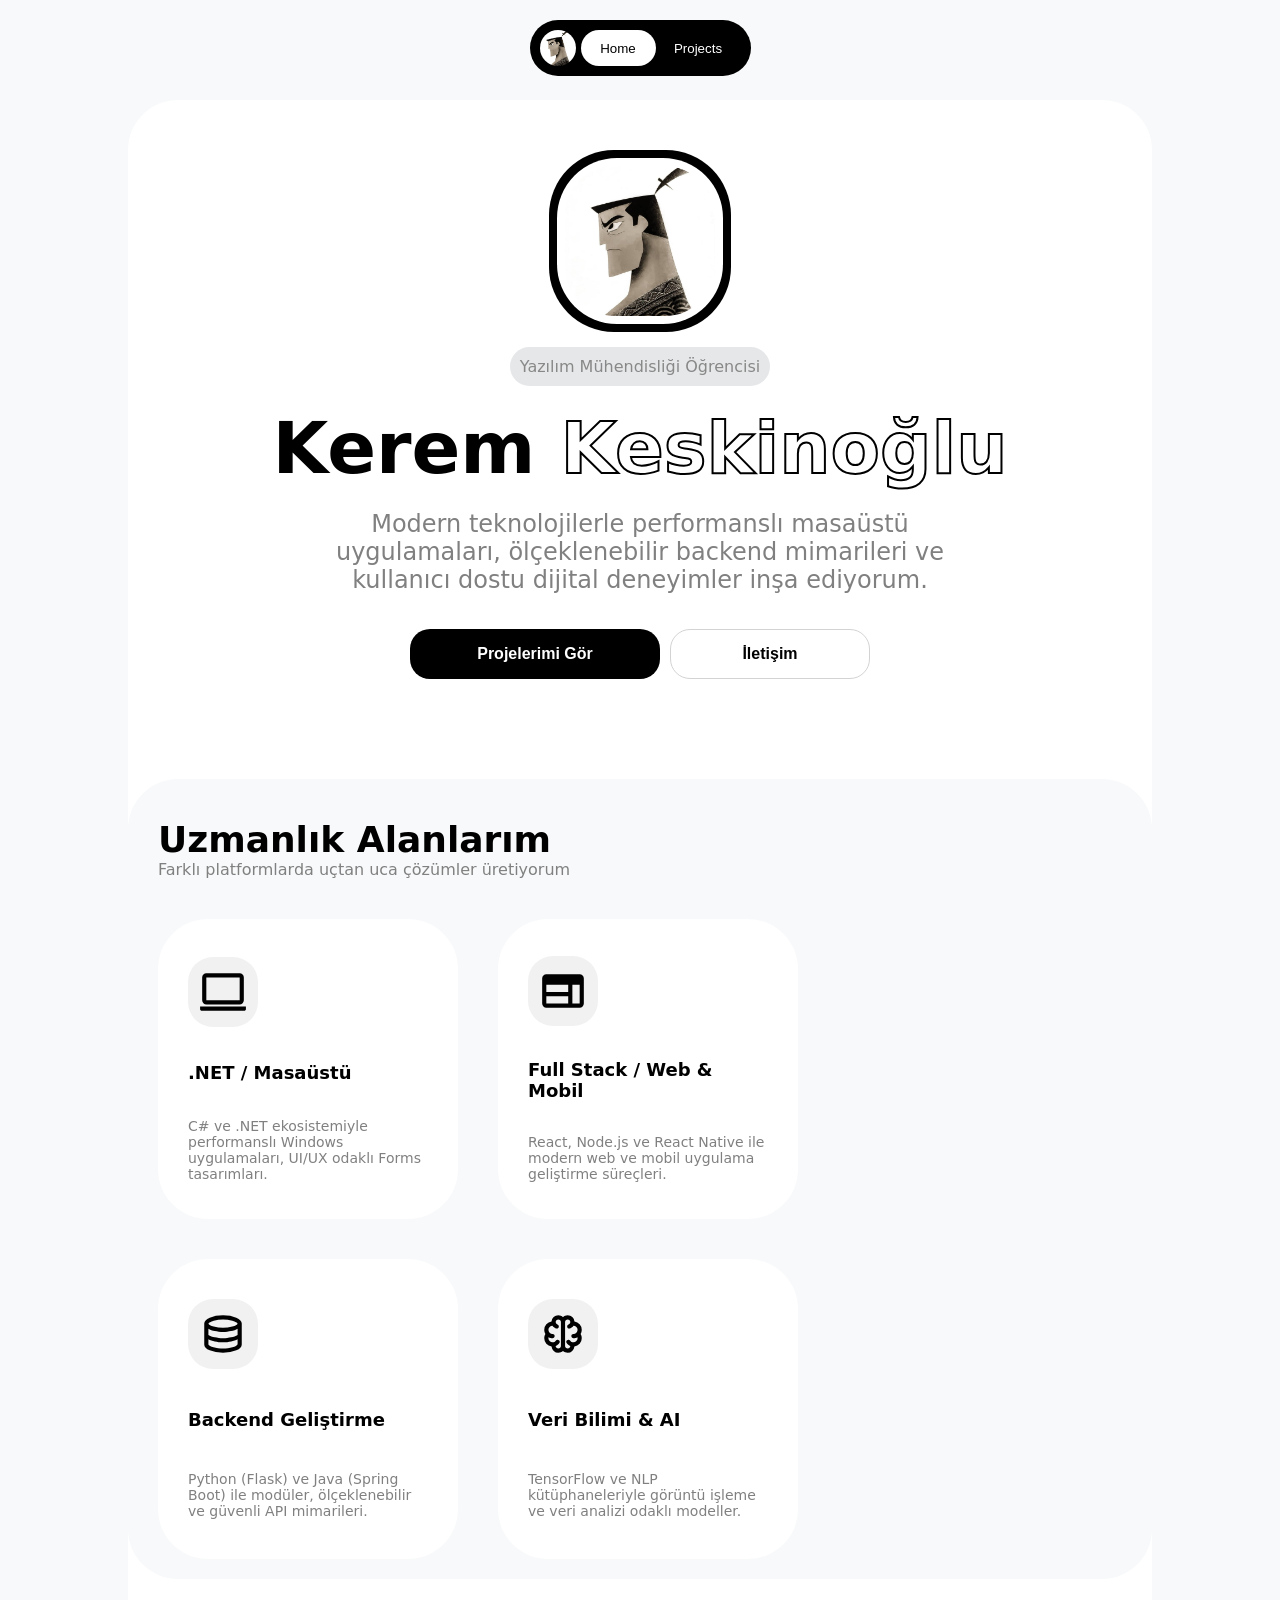
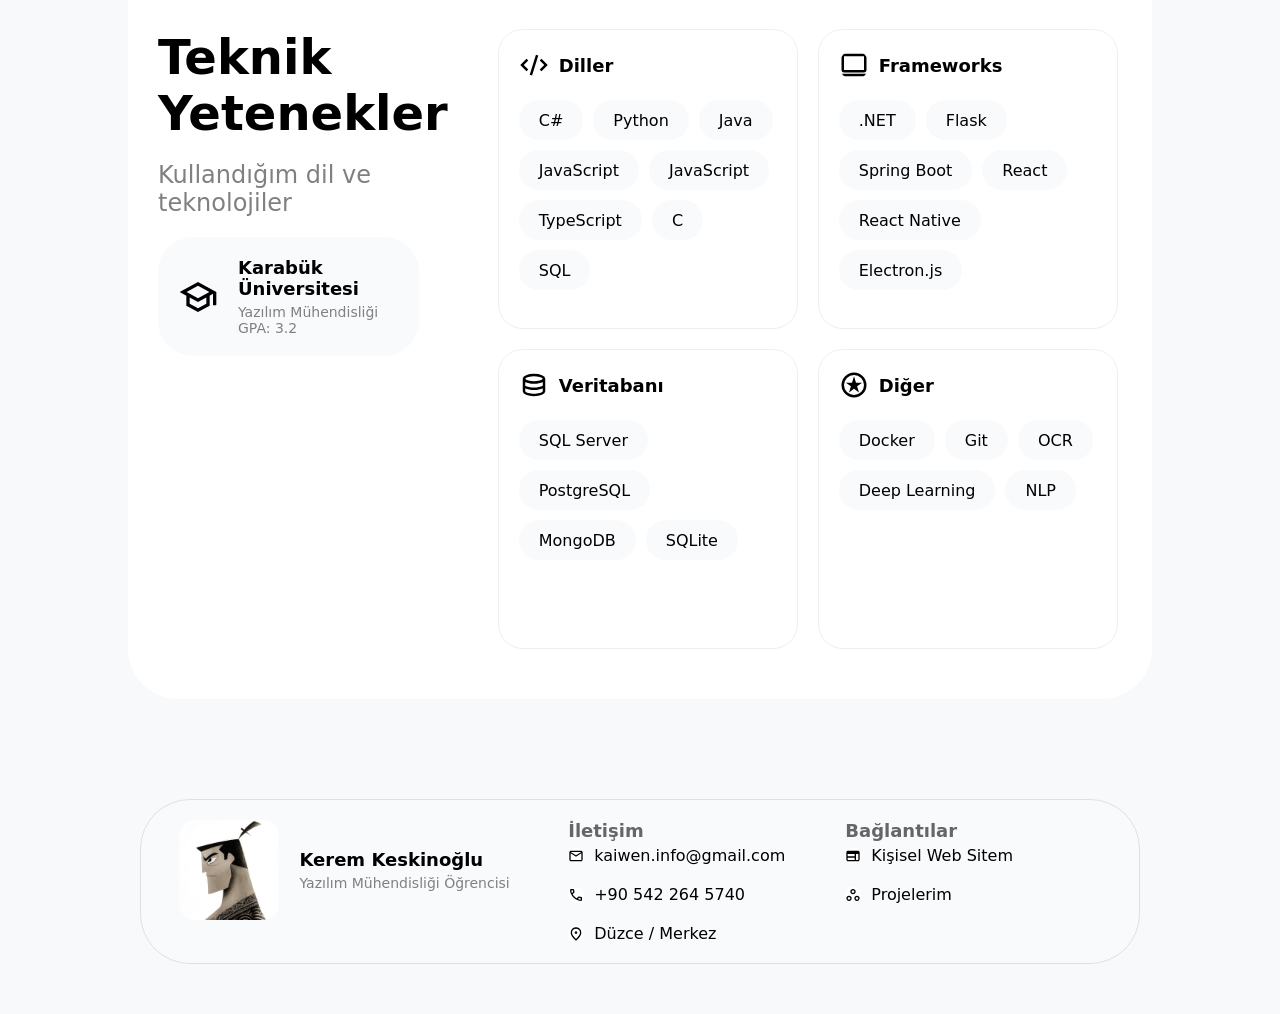
<file: pages/index.html>
<!DOCTYPE html>
<html lang="en">

<head>
    <meta charset="UTF-8">
    <meta name="viewport" content="width=device-width, initial-scale=1.0">
    <title>Kaiwen | Porfolio</title>
    <link rel="stylesheet" href="/styles/base.css">
    <link rel="stylesheet" href="/styles/island.css">
    <link rel="stylesheet" href="/styles/index.css">
    <link rel="stylesheet" href="/styles/footer.css">
    <link rel="stylesheet" href="https://fonts.googleapis.com/css2?family=Material+Symbols+Outlined" />
</head>

<body>
    <div class="container">
        <div id="island-placeholder"></div>
        <div class="main">
            <section class="home">
                <div class="about">
                    <div class="abt-logo-border">
                        <div class="abt-logo-div">
                            <img class="abt-logo" src="/images/logo.jpg" alt="">
                        </div>
                    </div>

                    <div class="abt-role">
                        Yazılım Mühendisliği Öğrencisi
                    </div>
                    <div class="abt-name">
                        <h1>Kerem
                            <span class="abt-surname">
                                Keskinoğlu
                            </span>
                        </h1>
                    </div>
                    <div class="abt-desc">
                        Modern teknolojilerle performanslı masaüstü uygulamaları, ölçeklenebilir backend mimarileri ve
                        kullanıcı dostu dijital deneyimler inşa ediyorum.
                    </div>
                    <div class="nvg-btns">
                        <button onclick='window.location.href = "/pages/projects.html" ';  class="nvg-btn nvg-btn-projects">Projelerimi Gör</button>
                        <button class="nvg-btn nvg-btn-contact">İletişim</button>
                    </div>
                </div>
                <div class="skills">
                    <div class="skills-title">
                        <h1>Uzmanlık Alanlarım</h1>
                        <p>Farklı platformlarda uçtan uca çözümler üretiyorum</p>
                    </div>
                    <div class="skills-boxes">
                        <div class="skill-box">
                            <img src="/images/icons/computer.svg" style="background-color: rgba(241, 241, 241, 0.995);" class="skill-icon"></img>
                            <h1>.NET / Masaüstü</h1>
                            <p>C# ve .NET ekosistemiyle performanslı Windows uygulamaları, UI/UX odaklı Forms
                                tasarımları.</p>
                        </div>
                        <div class="skill-box">
                            <img src="/images/icons/web.svg" style="background-color: rgba(241, 241, 241, 0.995);" class="skill-icon"></img>
                            <h1>Full Stack / Web & Mobil</h1>
                            <p>React, Node.js ve React Native ile modern web ve mobil uygulama geliştirme süreçleri.</p>
                        </div>
                        <div class="skill-box">
                            <img src="/images/icons/database.svg" style="background-color: rgba(241, 241, 241, 0.995);" class="skill-icon"></img>
                            <h1>Backend Geliştirme</h1>
                            <p>Python (Flask) ve Java (Spring Boot) ile modüler, ölçeklenebilir ve güvenli API
                                mimarileri.</p>
                        </div>
                        <div class="skill-box">
                            <img src="/images/icons/neurology.svg" style="background-color: rgba(241, 241, 241, 0.995);" class="skill-icon"></img>
                            <h1>Veri Bilimi & AI</h1>
                            <p>TensorFlow ve NLP kütüphaneleriyle görüntü işleme ve veri analizi odaklı modeller.</p>
                        </div>
                    </div>
                </div>
                <div class="tech-stack">
                    <div class="ts-left">
                        <h1>Teknik Yetenekler</h1>
                        <p>Kullandığım dil ve teknolojiler</p>
                        <div class="ts-education">
                            <img src="/images/icons/school.svg" class="ts-education-logo"></img>
                            <div class="ts-education-info">
                                <h1>Karabük Üniversitesi</h1>
                                <p>Yazılım Mühendisliği GPA: 3.2</p>
                            </div>
                        </div>
                    </div>
                    <div class="ts-right">
                        <div class="ts-box">
                            <div class="ts-box-header">
                                <img src="/images/icons/code.svg" class="ts-box-header-icon"></img>
                                <h1>Diller</h1>
                            </div>
                            <div class="ts-box-body">
                                <div class="tech">
                                    <p>C#</p>
                                </div>
                                <div class="tech">
                                    <p>Python</p>
                                </div>
                                <div class="tech">
                                    <p>Java</p>
                                </div>
                                <div class="tech">
                                    <p>JavaScript</p>
                                </div>
                                <div class="tech">
                                    <p>JavaScript</p>
                                </div>
                                <div class="tech">
                                    <p>TypeScript</p>
                                </div>
                                <div class="tech">
                                    <p>C</p>
                                </div>
                                <div class="tech">
                                    <p>SQL</p>
                                </div>

                            </div>

                        </div>
                        <div class="ts-box">
                            <div class="ts-box-header">
                                <img src="/images/icons/computer.svg" class="ts-box-header-icon"></img>
                                <h1>Frameworks</h1>
                            </div>
                            <div class="ts-box-body">
                                <div class="tech">
                                    <p>.NET</p>
                                </div>
                                <div class="tech">
                                    <p>Flask</p>
                                </div>
                                <div class="tech">
                                    <p>Spring Boot</p>
                                </div>
                                <div class="tech">
                                    <p>React</p>
                                </div>
                                <div class="tech">
                                    <p>React Native</p>
                                </div>
                                <div class="tech">
                                    <p>Electron.js</p>
                                </div>
                            </div>

                        </div>
                        <div class="ts-box">
                            <div class="ts-box-header">
                                <img src="/images/icons/database.svg" class="ts-box-header-icon"></img>
                                <h1>Veritabanı</h1>
                            </div>
                            <div class="ts-box-body">
                                <div class="tech">
                                    <p>SQL Server</p>
                                </div>
                                <div class="tech">
                                    <p>PostgreSQL</p>
                                </div>
                                <div class="tech">
                                    <p>MongoDB</p>
                                </div>
                                <div class="tech">
                                    <p>SQLite</p>
                                </div>
                            </div>

                        </div>
                        <div class="ts-box">
                            <div class="ts-box-header">
                                <img src="/images/icons/stars.svg" class="ts-box-header-icon"></img>
                                <h1>Diğer</h1>
                            </div>
                            <div class="ts-box-body">
                                <div class="tech">
                                    <p>Docker</p>
                                </div>
                                <div class="tech">
                                    <p>Git</p>
                                </div>
                                <div class="tech">
                                    <p>OCR</p>
                                </div>
                                <div class="tech">
                                    <p>Deep Learning</p>
                                </div>
                                <div class="tech">
                                    <p>NLP</p>
                                </div>
                            </div>

                        </div>
                    </div>
                </div>
            </section>
        </div>

        <div id="footer-placeholder"></div>

    </div>

    <script src="/scripts/index.js"></script>
    <script src="/scripts/island.js"></script>
    <script src="/scripts/footer.js"></script>
</body>

</html>
</file>
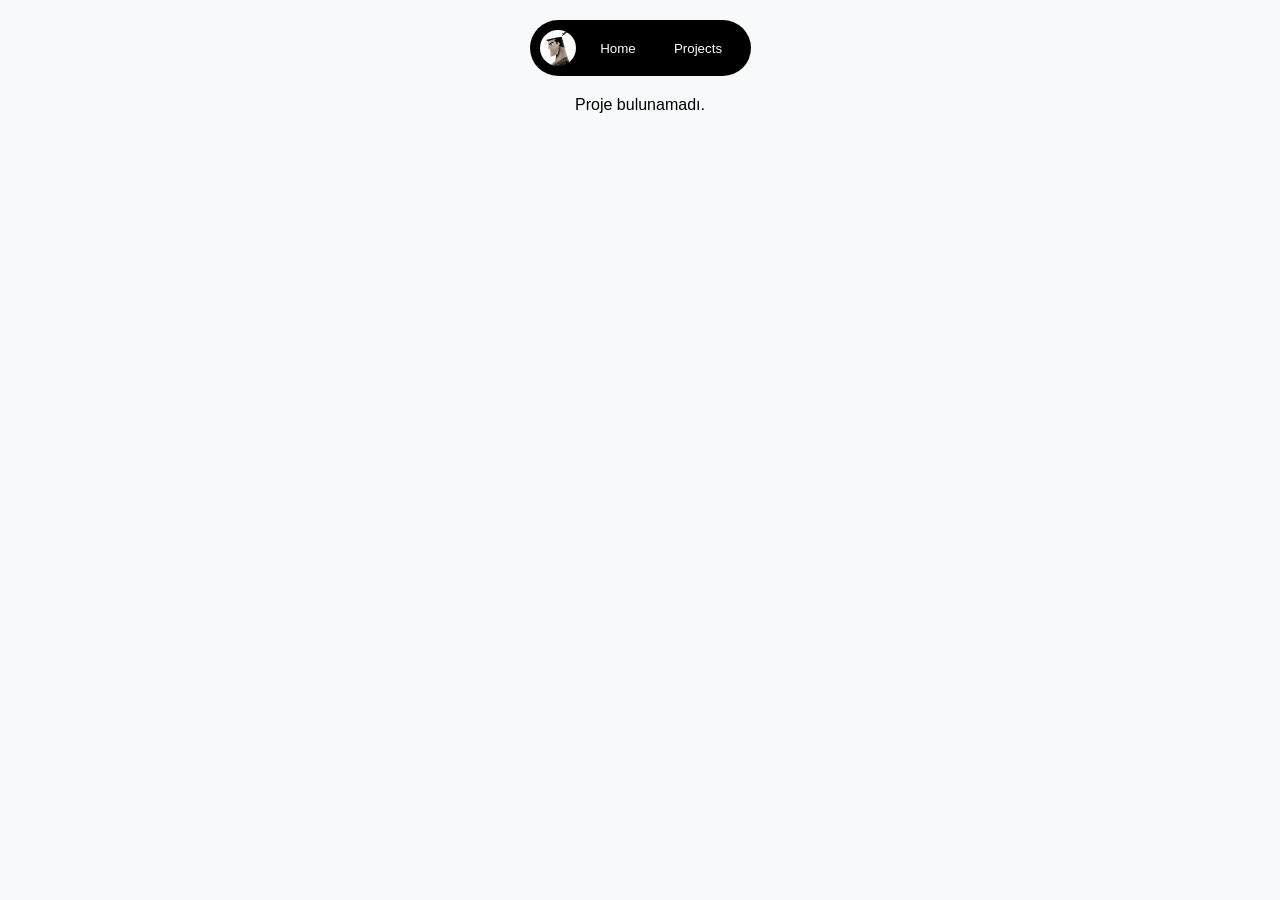
<file: pages/project_detail.html>
<!DOCTYPE html>
<html lang="en">

<head>
    <meta charset="UTF-8">
    <meta name="viewport" content="width=device-width, initial-scale=1.0">
    <title>Project Detail</title>
    <link rel="stylesheet" href="/styles/base.css">
    <link rel="stylesheet" href="/styles/project_detail.css">
    <link rel="stylesheet" href="/styles/island.css">
    <link rel="stylesheet" href="/styles/project_footer.css">
    <link rel="stylesheet" href="https://fonts.googleapis.com/css2?family=Material+Symbols+Outlined:opsz,wght,FILL,GRAD@24,400,0,0&icon_names=search" />
</head>

<body>
    <div class="container">
        <div id="island-placeholder"></div>

        <div class="project-detail">
            <img class="project-detail-img" src="" alt="">
            <div class="project-detail-info">
                <h1 class="project-detail-title"></h1>
                <p class="project-detail-description"></p>
            </div>
            <div class="project-detail-buttons">
                <button class="project-detail-btn app-store">App Store</button>
                <button class="project-detail-btn google-play">Google Play</button>
            </div>
        </div>

        <!-- <div class="project-images">
            <button class="image-btn">Previous</button>
            <div class="image-container">
                <img class="project-image" src="" alt="">
            </div>
            <button class="image-btn">Next</button>
        </div> -->

        <div id="project-footer-placeholder"></div>
        <!-- <div id="footer-placeholder"></div> -->
    </div>


    <script src="/scripts/db.js"></script>
    <script src="/scripts/island.js"></script>
    <script src="/scripts/project_detail.js"></script>
</body>

</html>
</file>
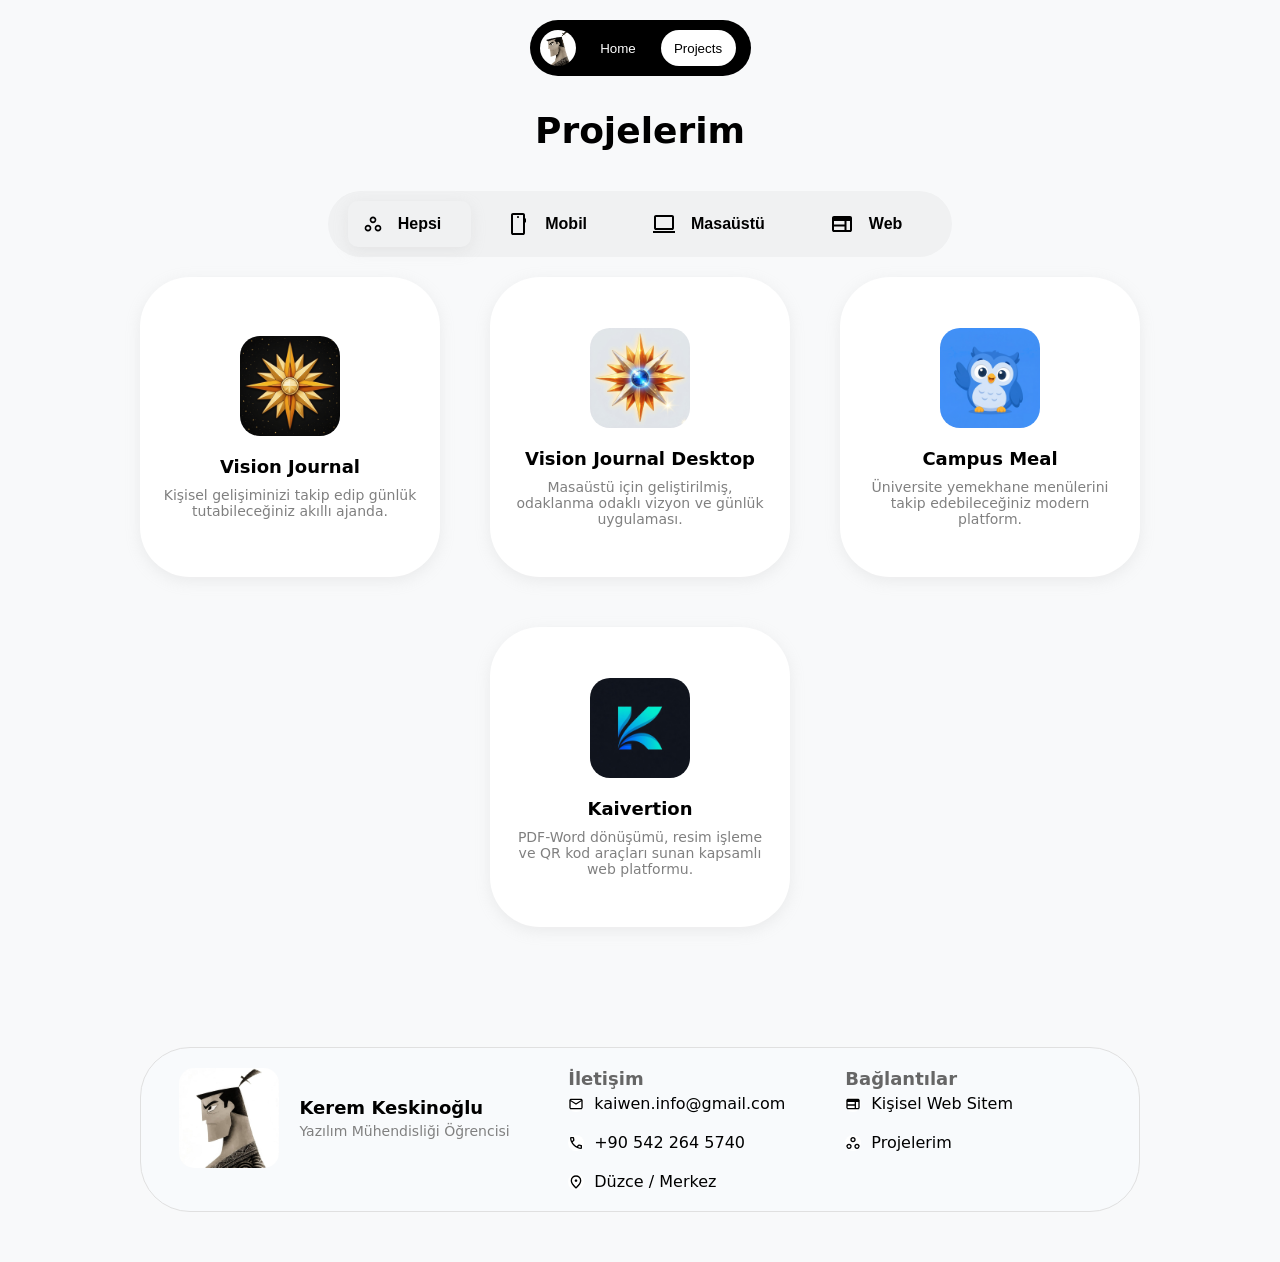
<file: pages/projects.html>
<!DOCTYPE html>
<html lang="en">
<head>
    <meta charset="UTF-8">
    <meta name="viewport" content="width=device-width, initial-scale=1.0">
    <title>Kaiwen | Projects</title>
    <link rel="stylesheet" href="/styles/base.css">
    <link rel="stylesheet" href="/styles/projects.css">
    <link rel="stylesheet" href="/styles/island.css">
    <link rel="stylesheet" href="/styles/footer.css">
    <link rel="stylesheet" href="https://fonts.googleapis.com/css2?family=Material+Symbols+Outlined:opsz,wght,FILL,GRAD@24,400,0,0&icon_names=search" />
</head>
<body>
    <section class="projects">
        <div id="island-placeholder"></div>
                <div class="projects-main">
                    <div class="projects-title">Projelerim</div>
                    <div class="filter-bar">
                        <div data-filter="all"  class="filter-item filter-btn-active">
                            <img class="filter-item-icon" src="/images/icons/workspaces.svg" alt="">
                            <button data-filter="all" class="filter-btn">Hepsi</button>
                        </div>
                        <div data-filter="mobil" class="filter-item">
                            <img src="/images/icons/mobil.svg" alt="">
                            <button data-filter="mobil" class="filter-btn">Mobil</button>
                        </div>
                        <div data-filter="masaüstü" class="filter-item">
                            <img src="/images/icons/computer.svg" alt="">
                            <button data-filter="masaüstü" class="filter-btn">Masaüstü</button>
                        </div>
                        <div data-filter="web" class="filter-item">
                            <img src="/images/icons/web.svg" alt="">
                            <button data-filter="web" class="filter-btn">Web</button>
                        </div>

                        
                    </div>
                    <div class="projects-list">
                            <div class="project-item" data-category="mobil">
                                <img class="project-item-img" src="/images/vision-icon.png" alt="Vision Journal">
                                <div class="project-item-info">
                                    <h1 class="project-title">Vision Journal</h1>
                                    <p class="project-description">Kişisel gelişiminizi takip edip günlük tutabileceğiniz akıllı ajanda.</p>
                                </div>
                            </div>
                            <div class="project-item" data-category="masaüstü">
                                <img class="project-item-img" src="/images/vision_journal_desktop.jpg" alt="Vision Journal Desktop">
                                <div class="project-item-info">
                                    <h1 class="project-title">Vision Journal Desktop</h1>
                                    <p class="project-description">Masaüstü için geliştirilmiş, odaklanma odaklı vizyon ve günlük uygulaması.</p>
                                </div>
                            </div>
                            <div class="project-item" data-category="mobil">
                                <img class="project-item-img" src="/images/campus-icon.png" alt="Campus Meal">
                                <div class="project-item-info">
                                    <h1 class="project-title">Campus Meal</h1>
                                    <p class="project-description">Üniversite yemekhane menülerini takip edebileceğiniz modern platform.</p>
                                </div>
                            </div>
                            <div class="project-item" data-category="web">
                                <img class="project-item-img" src="/images/kaivertion.jpg" alt="Kaivertion">
                                <div class="project-item-info">
                                    <h1 class="project-title">Kaivertion</h1>
                                    <p class="project-description">PDF-Word dönüşümü, resim işleme ve QR kod araçları sunan kapsamlı web platformu.</p>
                                </div>
                            </div>
                        </div>
                </div>
            </section>
            <div id="footer-placeholder"></div>

    <script src="/scripts/db.js"></script>
    <script src="/scripts/projects.js"></script>
    <script src="/scripts/footer.js"></script>
    <script src="/scripts/island.js"></script>
</body>
</html>
</file>
<file: styles/base.css>
*{
    margin: 0px;
    padding: 0px;
    box-sizing: border-box;
}

html, body{
    width: 100%;
    height: 100%;
    font-family: system-ui, -apple-system, BlinkMacSystemFont, 'Segoe UI', Roboto, Oxygen, Ubuntu, Cantarell, 'Open Sans', 'Helvetica Neue', sans-serif;
    background-color: #f8f9fa;
    min-width: 500px;
}

.container{
    display: flex;
    flex-direction: column;
    justify-content: start;
    align-items: center;
    height: fit-content;
}
</file>
<file: styles/island.css>
.island{
    width: fit-content;
    height: fit-content;

    display: flex;
    flex-direction: column;
    justify-content: center;
    align-items: center;

    background-color: black;
    border-radius: 50px;

    padding: 10px;
    padding: 5px, 10px;

    position: fixed;
    top: 20px;
    z-index: 1000;

    transition: height 0.4s ease;
}

.idle{
    display: flex;
    flex-direction: row;
    justify-content: space-between;
    align-items: center;

    gap: 5px;
    position: relative;
}

.logo{
    width: 36px;
    height: 36px;
    border-radius: 50px;
}


.island-btn{
    width: 75px;
    height: 36px;

    border: none;
    border-radius: 50px;
    background-color: transparent;

    color: white;
}

.white-pill{
    width: 75px;
    height: 36px;
    opacity: 0;
    border-radius: 50px;
    background-color: white;

    position: absolute;
    z-index: -1000;

    transition: 
        transform cubic-bezier(0.165, 0.84, 0.44, 1) 0.4s
        opacity 0.4s ease;
}

#island-placeholder{
    display: flex;
    flex-direction: column;
    justify-content: center;
    align-items: center;
    width: fit-content;
    height: fit-content;
}

.icon-black{
    color: black;
    width: 24px;
    height: 24px;
}
.icon-white{
    color: white;
    width: 24px;
    height: 24px;
}

.contact{
    display: flex;
    flex-direction: column;
    justify-content: center;
    align-items: center;
    gap: 10px;
    padding: 10px;
}
.contact-item{
    display: flex;
    flex-direction: row;
    justify-content: center;
    align-items: center;
    gap: 5px;

    width: 250px;
    height: fit-content;
    background-color: white;
    padding: 5px 20px;
    border-radius: 20px;
}

.contact-text{
    text-align: center;
    font-size: 14px;
    font-weight: 600;
    color: black;
}
a{
    color: black;
    text-decoration: none;
}
.text{
    color: white;
    font-size: 14px;
    display: flex;
    flex-direction: row;
    justify-content: start;
    align-items: center;
    width: 100%;
    padding-left: 10px;

    font-weight: bold;
}

.island-contact-mode{
    border-radius: 40px;
}

.close-btn{
    position: absolute;
    top: 20px;
    right: 20px;

    width: 16px;
    height: 16px;
}

.contact-input{
    padding: 5px;
    border: none;
    outline: none;
    display: flex;
    flex-direction: row;
    justify-content: start;
    text-align: center;
}

/*! sola çekemedi */
.contact-input::placeholder{
    margin-left: -10px;
}

/* #name{
    width: 200px;
} */


.island-mode-project{
    display: flex;
    flex-direction: row;
    justify-content: center;
    align-items: center;
    padding-left: 10px;
    padding-right: 10px;
}
.island-mode-project p{
    color: white;
    font-family: system-ui, -apple-system, BlinkMacSystemFont, 'Segoe UI', Roboto, Oxygen, Ubuntu, Cantarell, 'Open Sans', 'Helvetica Neue', sans-serif;
}

.island-mode-project-icon{
    width: 20px;
    height: 20px;
}
</file>
<file: styles/index.css>
.main{
    width: 80%;

    display: flex;
    flex-direction: column;
    justify-content: start;
    align-items: center;

    height: fit-content;
    margin-top: 100px;
    background-color: white;
    padding-top: 50px;
    margin-bottom: 100px;
    border-radius: 50px; 
}

.about{
    display: flex;
    flex-direction: column;
    justify-content: start;
    align-items: center;

    height: fit-content;
    
    gap: 15px;
}

.abt-logo{
    width: 150px;
    height: 150px;

    border-radius: 50px;
}

.abt-logo-div{
    display: flex;
    flex-direction: row;
    justify-content: center;
    align-items: center;

    width: fit-content;
    height: fit-content;
    background-color: white;
    border-radius: 60px;

    padding: 8px;
}
.abt-logo-border{
    display: flex;
    flex-direction: row;
    justify-content: center;
    align-items: center;

    padding: 8px;
    background-color: black;
    border-radius: 65px;
}

.abt-role{
    background-color: #e6e7e8;
    color: #888888;

    font-weight: semi-bold;

    border-radius: 50px;
    padding: 10px;
}

.abt-name{
    font-size: 48px;
    text-align: center;
    padding: 5px;
}
.abt-surname {
    color: white;
    
    /** ai'a söyledi */
    -webkit-text-stroke: 2px black;

    font-weight: bold;
}

.abt-desc{
    text-align: center;
    font-size: 24px;
    width: 700px;
    color: gray;
    margin-left: 10px;
    margin-right: 10px;
}
.nvg-btns{
    display: flex;
    flex-direction: row;
    justify-content: center;
    align-items: center;

    margin-top: 20px;
    gap: 10px;    
}
.nvg-btn-projects{
    width: 250px;
    border: none;
    color: white;
    background-color: black;
}
.nvg-btn{
    height: 50px;
    border-radius: 20px;
    transition: transform 0.4s ease;
    font-size: 16px;
    font-weight: bold;

}
.nvg-btn:hover{
    transform: translateY(-5px);
}
.nvg-btn-contact{
    width: 200px;
    
    color: black;
    background-color: white;
    border: 1px solid lightgray;
}

.skills{
    display: flex;
    flex-direction: column;
    justify-content: start;
    align-items: center;

    padding: 20px;
    margin-top: 100px;
    padding-left: 30px;
    background-color: #f8f9fa;
    border-radius: 50px;

    gap :20px;
    width: 100%;
}
.skills-title{
    display: flex;
    flex-direction: column;
    align-items: start;
    justify-content: center;

    width: 100%;
    margin: 20px;
}

.skills-title h1{
    font-size: 36px;
    font-weight: bold;
}
.skills-title p{
    font-size: 16px;
    color: gray;
}

.skills-boxes{
    display: flex;
    flex-direction: row;
    justify-content: flex-start;
    align-items: start;
    max-width: 100%;
    gap: 40px;
    flex-wrap: wrap;
}
.skill-box{
    display: flex;
    flex-direction: column;
    justify-content: space-around;
    align-items: start;
    width: 300px;
    height: 300px;

    background-color: white;
    border-radius: 50px;

    padding-left: 30px;
    padding-right: 30px;
    padding-top: 20px;
    padding-bottom: 20px;
    transition: transform 0.4s ease;
}
.skill-box h1{
    font-size: 18px;
    font-weight: bold;
}
.skill-box p{
    font-size: 14px;
    color: gray;
}
.skill-box:hover{
    transform: translateY(-5px);
    box-shadow: 0px 4px 15px rgba(181, 181, 181, 0.2);
}
.skill-icon{
    width: 70px;
    height: 70px;
    border-radius: 25px;
    background-color: lightgray;
    padding: 10px;
    color: white;
}

.tech-stack{
    display: flex;
    flex-direction: row;
    justify-content: center;
    align-items: start;
    
    padding-top: 50px;
    padding-left: 30px;
    padding-right: 30px;
    padding-bottom: 50px;
    gap: 50px;

    height: fit-content;
}

.ts-left{
    display: flex;
    flex-direction: column;
    justify-content: start;
    align-items: start;

    width: 40%;
    height: fit-content;
    gap: 20px;
}
.ts-left h1{
    font-size: 48px;
    font-weight: bold;
}
.ts-left p{
    font-size: 24px;
    color: gray;
}
.ts-education{
    display: flex;
    flex-direction: row;
    justify-content: start;
    align-items: center;

    width: 90%;
    background-color: #f8fafc;
    border-radius: 35px;
    padding: 20px;
    gap: 20px;
}
.ts-education-logo{
    width: 40px;
    height: 40px;
    border-radius: 19px;
}
.ts-education-info{
    display: flex;
    flex-direction: column;
    justify-content: center;
    align-items: start;

    gap: 5px;
}
.ts-education-info h1{
    font-size: 18px;
    font-weight: bold;
}
.ts-education-info p{
    font-size: 14px;
    color: gray;
}

.ts-right{
    display: flex;
    flex-direction: row;
    justify-content: start;
    align-items: start;

    flex-wrap: wrap;
    gap: 20px;

    width: 100%;
}

.ts-box{
    display: flex;
    flex-direction: column;
    justify-content: start;
    align-items: start;
    
    border: 1px solid rgb(240, 239, 239);
    border-radius: 25px;

    padding: 20px;
    width: 300px;
    height: 300px;
    transition: transform 0.4s ease;
}
.ts-box:hover{
    transform: translateY(-5px);
    box-shadow: 0px 4px 15px rgba(160, 160, 160, 0.2);
}

.ts-box-header{
    display: flex;
    flex-direction: row;
    justify-content: start;
    align-items: center;

    gap: 10px;
}
.ts-box-header-icon{
    width: 30px;
    height: 30px;
    border-radius: 15px;
}
.ts-box-header h1{
    font-size: 18px;
    font-weight: bold;
}


.ts-box-body{
    display: flex;
    flex-direction: row;
    justify-content: start;
    align-items: start;

    flex-wrap: wrap;
    gap: 10px;
    margin-top: 20px;
}
.tech{
    display: flex;
    flex-direction: column;
    align-items: center;
    justify-content: center;
    width: fit-content;
    height: 30px;
    border-radius: 20px;
    background-color: #f8fafc;
    text-align: center;
    padding: 20px;
    transition: scale 0.4s ease;
}
.tech p{
    text-align: center;
}
.tech:hover{
    background-color: black;
    color: white;
    width: fit-content;
    scale: 1.2;
}

@media (max-width: 768px) {
    
    .abt-name{
        display: flex;
        flex-direction: column;
        font-size: 16px;
        flex-wrap: wrap;
    }
    .abt-surname{
        -webkit-text-stroke: 0.6px black;
    }
    .abt-desc{
        width: 300px;
        font-size: 12px;
    }
    .nvg-btns{
        flex-direction: column;
    }
    .nvg-btn-contact{
        width: 100%;
    }
    
    .skills{
        flex-direction: column;
        align-items: center;
        justify-content: center;
    }
    .skills-title{
        justify-content: center;
        align-items: center;
        text-align: center;
    }
    .skills-boxes{
        flex-direction: column;
        margin-bottom: 25px;
    }
    .skill-box{
        align-items: center;
    }

    .tech-stack{
        flex-direction: column;
        align-items: center;
        justify-content: start;
    }
    .ts-left{
        align-items: center;
        justify-content: center;
    }

    
    .ts-left h1{
        font-size: 36px;
        text-align: center;
    }
    .ts-left p{
        font-size: 24px;
        text-align: center;
    }

    .ts-education{
        flex-direction: column;
        justify-content: center;
        align-items: center;
        width: 300px;
        background-color: rgb(234, 238, 247);
    }
    
    .ts-education-info h1 {
        font-size: 20px;
    }
    .ts-education-info p{
        font-size: 16px;
    }

    .ts-right{
        justify-content: center;
        align-items: center;
    }
}
</file>
<file: styles/footer.css>
.footer{
    display: flex;
    flex-direction: row;
    justify-content: space-between;
    align-items: start;

    width: 1000px;
    padding: 20px;
    gap: 40px;
    background-color: #f8fafc;
    border-radius: 50px;
    margin-bottom: 50px;
    border: 1px solid #e0e0e0;
}
.ft-left{
    display: flex;
    flex-direction: row;
    justify-content: center;
    align-items: center;
    gap: 20px;
    width: 40%;
}
.ft-logo{
    width: 100px;
    height: 100px;
    border-radius: 15px;
    background-color: white;
}
.ft-left-info{
    display: flex;
    flex-direction: column;
    justify-content: center;
    align-items: start;

    gap: 5px;
}
.ft-left-info h1{
    font-size: 18px;
    font-weight: bold;
}
.ft-left-info p{
    font-size: 14px;
    color: gray;
}

.ft-right{
    display: flex;
    flex-direction: row;
    justify-content: start;
    align-items: start;
    gap: 60px;

    width: 60%;
    height: 100%;
}

.ft-block{
    display: flex;
    flex-direction: column;
    justify-content: start;
    align-items: start;


    gap: 5px;
    height: 100%;
}

.ft-block h1{
    font-size: 18px;
    font-weight: bold;
    color: #666
}

.ft-block-list{
    display: flex;
    flex-direction: column;
    justify-content: start;
    align-items: start;
    gap: 20px;
}
.ft-block-item{
    display: flex;
    flex-direction: row;
    justify-content: center;
    align-items: center;
    gap: 10px;
    color: black;
    transition: transform 0.4s ease, scale 0.2s ease;
}
.ft-block-item-logo {
    width: 16px;
    height: 16px;
    border-radius: 10px;
    background-color: white;
}

.ft-block-item:hover{
    color: #191611;
    scale: 1.1;
    transform: translateX(5px);
}

#footer-placeholder{
    display: flex;
    flex-direction: row;
    justify-content: center;
    align-items: center;
    
    width: 100%;
}

@media (max-width: 768px) {
    .footer{
        flex-direction: column;
        justify-content: center;
        align-items: center;
        width: fit-content;
    }

    .ft-left{
        justify-content: center;
        align-items: center;
    }

    .ft-right{
        flex-direction: column;
        justify-content: center;
        align-items: center;
    }
    .ft-block-list,
    .ft-block{
        align-items: center;
        justify-content: center;
    }
}
</file>
<file: styles/project_detail.css>
/* project_detail.css */
.container {
    max-width: 1200px;
    margin: 0 auto;
    padding: 32px;
    font-family: -apple-system, BlinkMacSystemFont, "Segoe UI", Roboto, Helvetica, Arial, sans-serif;
}

.project-detail {
    display: flex;
    flex-direction: column;
    align-items: center;
    text-align: center;
    margin-top: 64px;
    gap: 32px;
}

.project-detail-img {
    max-width: 150px;
    height: auto;
    border-radius: 20px;
    box-shadow: 0 10px 30px rgba(0, 0, 0, 0.1);
}

.project-detail-info {
    max-width: 800px;
}

.project-detail-title {
    font-size: 48px;
    font-weight: 700;
    margin-bottom: 16px;
    color: #333;
}

.project-detail-description {
    font-size: 19px;
    line-height: 1.6;
    color: #666;
}

.project-detail-buttons {
    display: flex;
    gap: 16px;
    margin-top: 16px;
}

.project-detail-btn {
    padding: 13px 24px;
    border: none;
    border-radius: 30px;
    font-size: 16px;
    font-weight: 600;
    cursor: pointer;
    transition: all 0.3s ease;
}

.project-detail-btn.app-store {
    background-color: #000;
    color: #fff;
}

.project-detail-btn.google-play {
    background-color: #fff;
    color: #000;
    border: 1px solid #000;
}

.project-detail-btn:hover {
    transform: translateY(-2px);
    box-shadow: 0 4px 10px rgba(0,0,0,0.15);
}

.project-images {
    display: flex;
    align-items: center;
    justify-content: center;
    gap: 32px;
    margin-top: 80px;
    margin-bottom: 80px;
}

.image-container {
    width: 60%;
    background-color: #f5f5f7;
    border-radius: 20px;
    display: flex;
    align-items: center;
    justify-content: center;
    overflow: hidden;
}

.image-btn {
    padding: 8px 16px;
    border: none;
    background-color: #e5e5ea;
    border-radius: 20px;
    font-weight: 600;
    color: #333;
}

.image-btn:hover {
    background-color: #d1d1d6;
}
</file>
<file: styles/project_footer.css>
/* Project Footer Component Styles */
.project-footer {
    display: flex;
    justify-content: space-between;
    padding: 50px;
    background-color: #f5f5f7;
    border-radius: 20px;
    margin-top: 64px;
    gap: 50px;
}

.project-footer-right-side {
    display: flex;
    align-items: center;
    gap: 15px;
}

.project-footer-img {
    width: 60px;
    height: 60px;
    border-radius: 15px;
    object-fit: cover;
    box-shadow: 0 4px 10px rgba(0,0,0,0.1);
}

.project-footer-title {
    font-size: 16px;
    font-weight: 600;
    color: #333;
}

.project-footer-left-side {
    display: flex;
    gap: 50px;
}

.project-footer-block-title {
    font-size: 12px;
    font-weight: 600;
    color: #86868b;
    margin-bottom: 12.8px;
    text-transform: uppercase;
    letter-spacing: 0.5px;
}

.project-footer-block-item-list {
    display: flex;
    flex-direction: column;
    justify-content: start;
    align-items: start;
    gap: 0.5rem;
}
.project-footer-item-logo{
    width: 20px;
    height: 20px;
}
.project-footer-block-item {
    display: flex;
    flex-direction: row;
    align-items: center;
    justify-content: center;
    gap: 5px;
    font-size: 16px;
    color: #333;
    cursor: pointer;
}

.project-footer-block-item:hover {
    color: #0066cc;
}

@media (max-width: 768px) {
    .project-footer {
        width: 400px;
        flex-direction: column;
        justify-content: center;
        align-items: center;
        gap: 32px;
    }
    
    .project-footer-left-side {
        flex-direction: column;
        align-items: center;
        justify-content: start;
        gap: 24px;
    }
    .project-footer-right-side{
        flex-direction: column;
    }
    .project-footer-block{
        display: flex;
        flex-direction: column;
        align-items: center;
    }
    .project-footer-block-item{
        display: flex;
        flex-direction: row;
        justify-content: center;
        align-items: center;
    }
    .project-footer-block-title{
        align-items: center;
        justify-content: center;
    }
    .project-footer-block-item-list{
        justify-content: center;
        align-items: center;
    }
    
}
</file>
<file: styles/projects.css>
.projects{
    display: flex;
    flex-direction: column; 
    justify-content: center;
    align-items: center;
    padding: 20px;
    margin-top: 50px;
    margin-bottom: 100px;

    border-radius: 50px;

    width: 100%;
    gap :20px;
}
.projects-main{
    display: flex;
    flex-direction: column;
    justify-content: start;
    align-items: center;

    width: 100%;
    gap: 20px;
}
.projects-title{
 
    text-align: center;
    margin: 20px;
    
    font-size: 36px;
    font-weight: bold;
}
.filter-bar{
    width: fit-content;
    display: flex; 
    flex-direction: row;
    justify-content: space-evenly;
    align-items: center;
    
    background-color: #f0f1f2;
    border-radius: 50px;
    padding: 10px 20px;
    gap: 20px;
}
.filter-item{
    display: flex;
    flex-direction: row;
    justify-content: center;
    align-items: center;
}
.filter-item h1 {
    margin: 0; /* Tarayıcı varsayılanını sıfırla */
    font-size: 16px;
    font-weight: bold;
}
.filter-btn-active{
    border: none;
    background-color: white;

    font-size: 16px;
    font-weight: bold;

    padding: 7px 15px;
    border-radius: 10px;
    box-shadow: 0px 4px 15px rgba(181, 181, 181, 0.2);
}
.filter-btn{
    border:none;
    background-color: transparent;
    font-size: 16px;
    font-weight: bold;
    padding: 7px 15px;
    border-radius: 10px;
    transition: background-color 0.4s ease;
}

.projects-list{
    display: flex;
    flex-direction: row;
    justify-content: center;
    align-items: start;

    gap: 50px;
    flex-wrap: wrap;
    width: 100%;
}
.project-item-img{
    width: 100px;
    height: 100px;
    border-radius: 20px;
    background-color: lightgray;
}
.project-item{
    display: flex;
    flex-direction: column;
    justify-content: center;
    align-items: center;

    text-align: center;
    width: 300px;
    height: 300px;
    border-radius: 50px;
    background-color: white;

    padding: 20px;
    gap: 20px;
    transform: translateY(20px);
    transition:
        opacity 0.4s ease,
        transform 0.4s ease;
    box-shadow: 0px 4px 15px rgba(181, 181, 181, 0.2);
}
.project-item:hover{
    transform: translateY(-5px);
    box-shadow: 0px 4px 15px rgba(160, 160, 160, 0.2);
}
.project-item-info{
    display: flex;
    flex-direction: column;
    justify-content: center;
    align-items: center;

    gap: 10px;
}
.project-item-info h1{
    font-size: 18px;
    font-weight: bold;
}
.project-item-info p{
    font-size: 14px;
    color: gray;
}


.pitem-show{
    opacity: 1;
    transform: scale(1);
    display: flex;
    
}
.pitem-hide{
    opacity: 0;
    transform: scale(0.8);
    display: none;
}

.filter-item-icon{
    width: 20px;
    height: 20px;
}

@media (max-width: 768px) {
    .filter-bar{
        flex-direction: column;
        width: 70%;
        margin-bottom: 20px;
        padding: 20px;
    }
    
}
</file>
